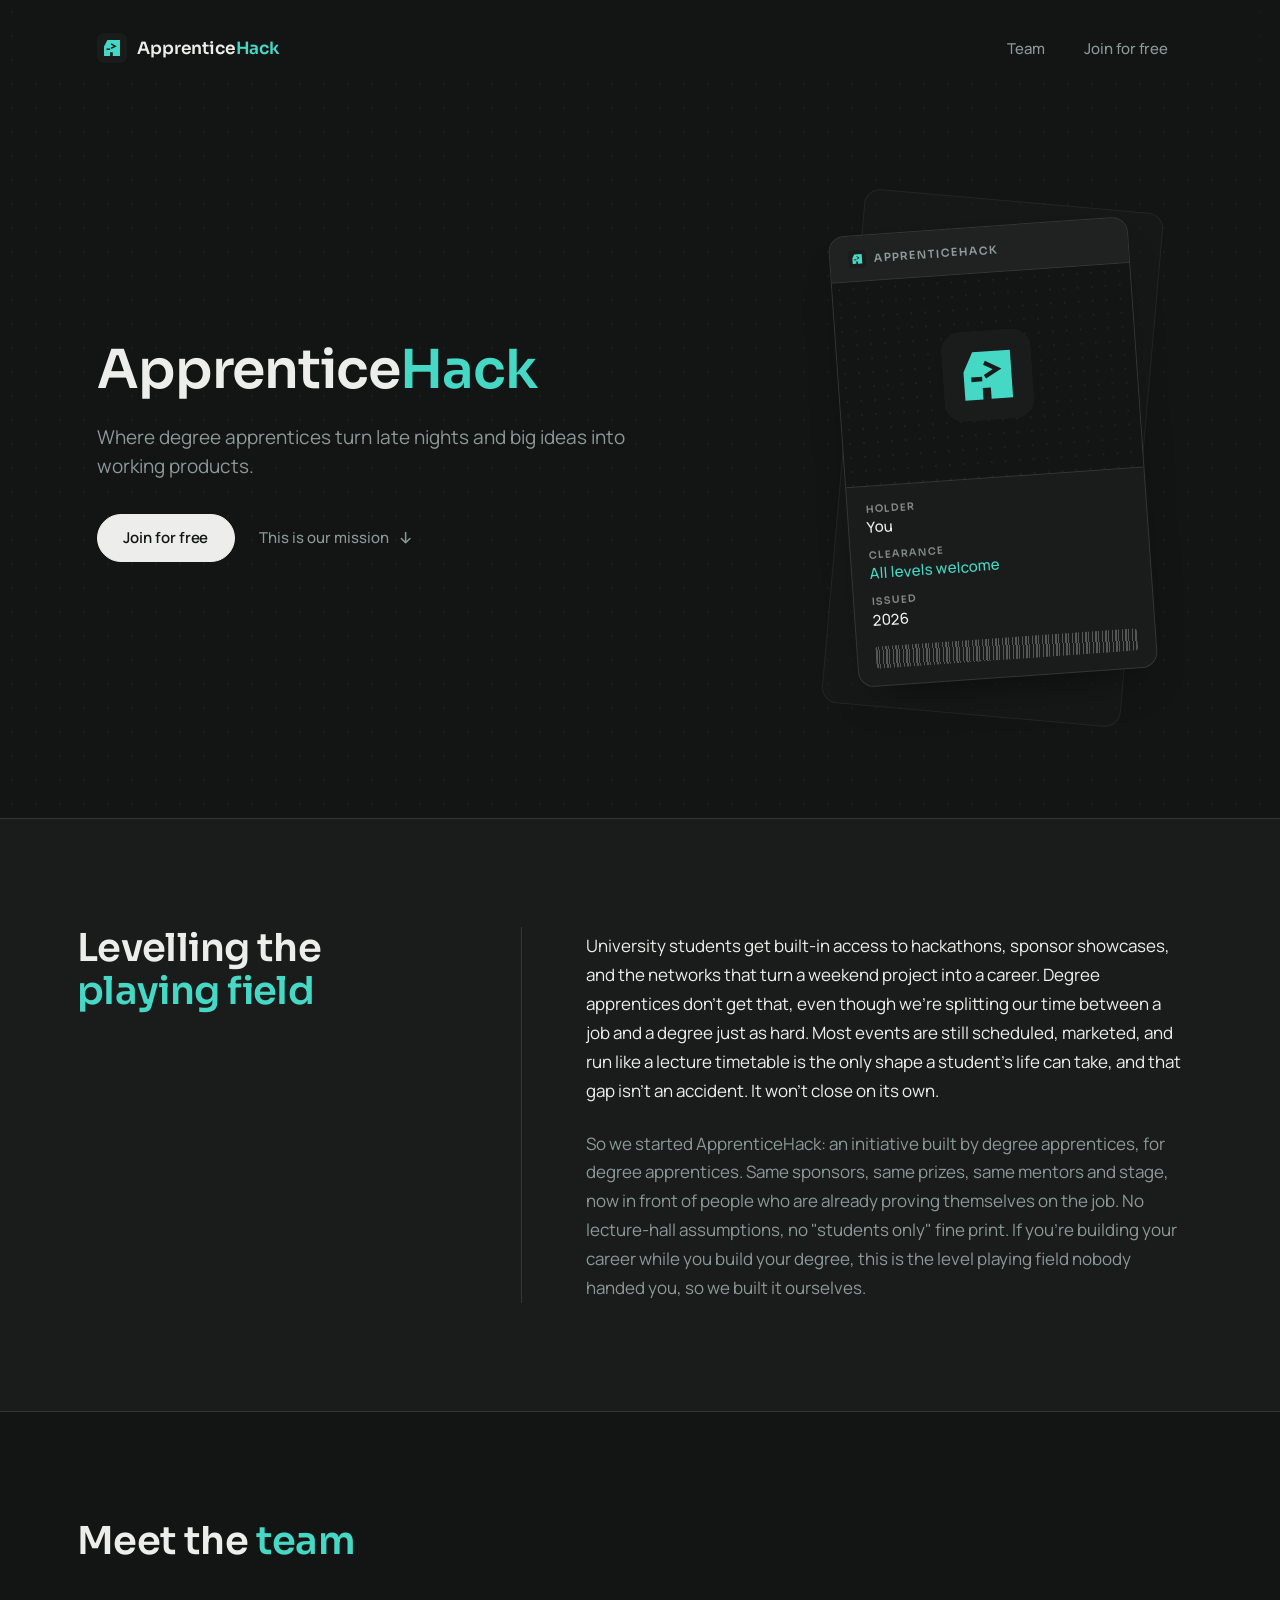
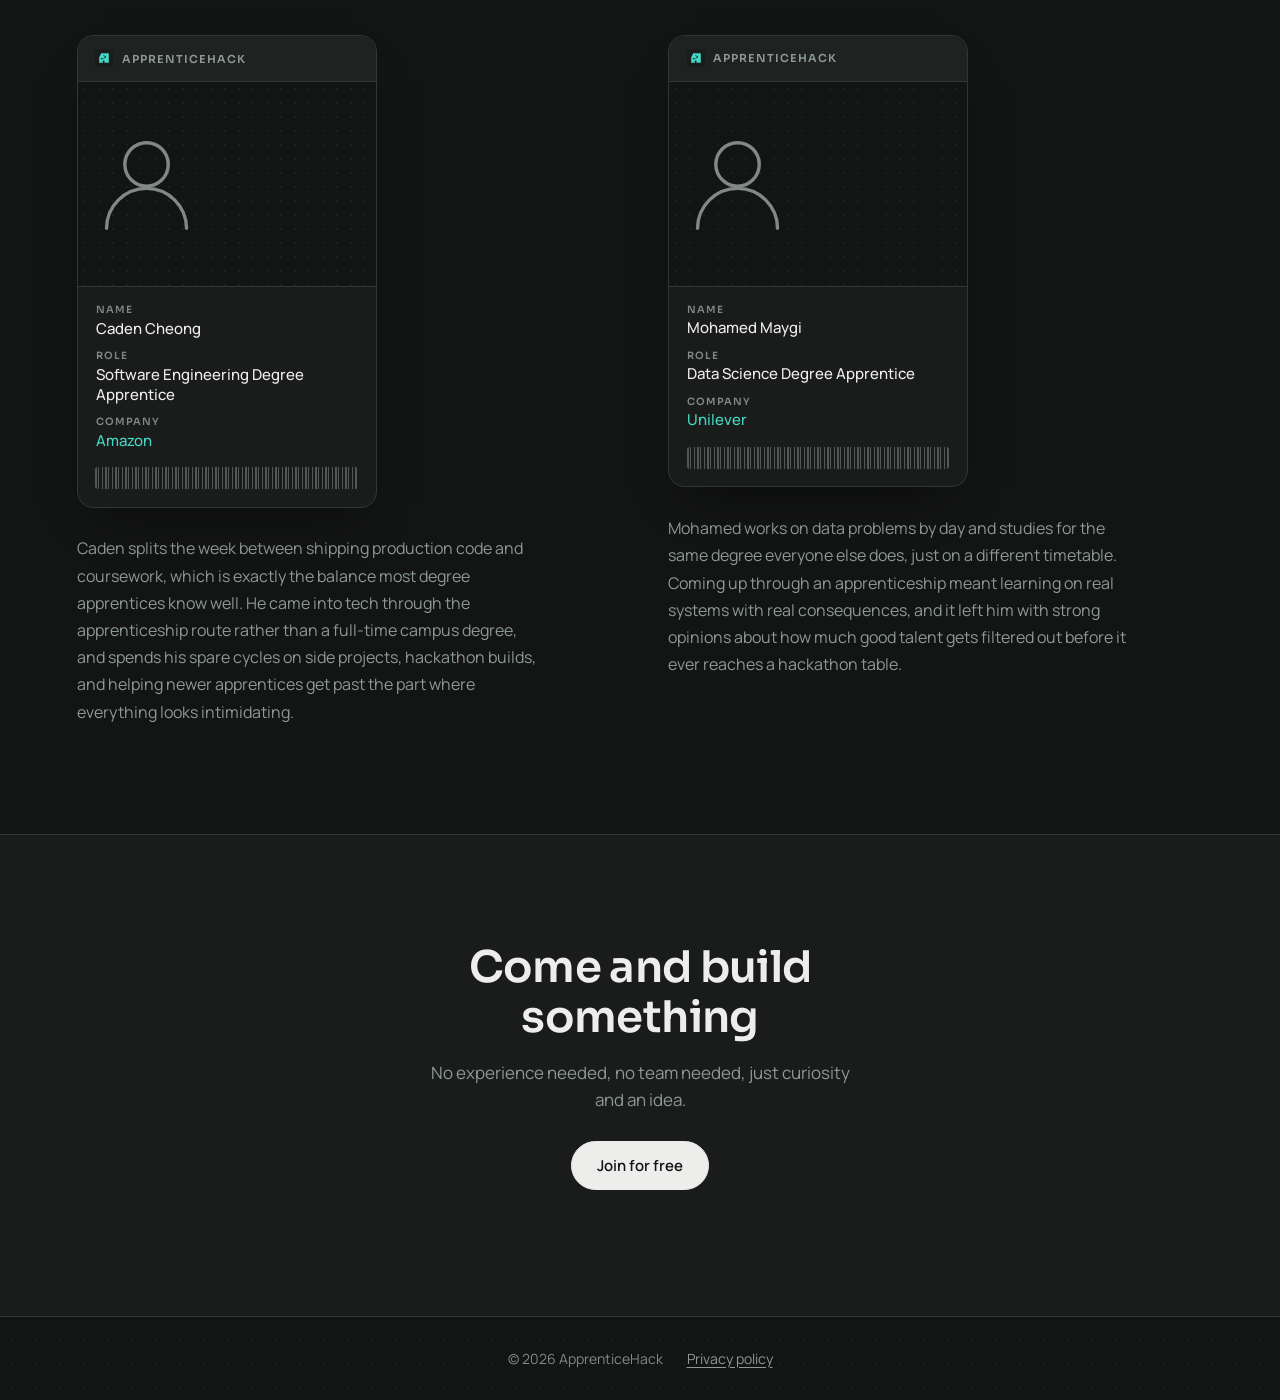
<file: index.html>
<!DOCTYPE html>
<html lang="en">
<head>
<meta charset="UTF-8">
<meta name="viewport" content="width=device-width, initial-scale=1.0">
<title>ApprenticeHack: Degree Apprentice Hackathon Group</title>
<meta name="description" content="ApprenticeHack is where degree apprentices turn late nights and big ideas into working products.">
<link rel="icon" href="logo.svg" type="image/svg+xml">
<link rel="preconnect" href="https://fonts.googleapis.com">
<link rel="preconnect" href="https://fonts.gstatic.com" crossorigin>
<link href="https://fonts.googleapis.com/css2?family=Sora:wght@400;500;600;700&family=Manrope:wght@400;500;600&display=swap" rel="stylesheet">
<link rel="stylesheet" href="style.css">
</head>
<body>

<a class="skip-link" href="#about">Skip to what we do</a>

<header class="topbar">
  <a class="topbar__mark" href="index.html">
    <img class="topbar__logo" src="logo.svg" alt="" width="30" height="30">
    <span>Apprentice<span class="topbar__mark-accent">Hack</span></span>
  </a>
  <nav class="topbar__links" aria-label="Main">
    <a class="topbar__link" href="#team">Team</a>
    <a class="topbar__link" href="register.html">Join for free</a>
  </nav>
</header>

<main>
  <section class="hero" id="hero">
    <div class="hero__grid">
      <div class="hero__content">
        <h1 class="hero__title">Apprentice<wbr><span class="hero__title-accent">Hack</span></h1>
        <p class="hero__tagline">Where degree apprentices turn late nights and big ideas into working products.</p>
        <div class="hero__actions">
          <a class="btn btn--primary" href="register.html">Join for free</a>
          <a class="hero__cue" href="#about">
            This is our mission
            <svg class="icon" viewBox="0 0 20 20" fill="none" aria-hidden="true">
              <path d="M10 4v12M5 11l5 5 5-5" stroke="currentColor" stroke-width="1.75" stroke-linecap="round" stroke-linejoin="round"/>
            </svg>
          </a>
        </div>
      </div>

      <div class="hero__badge-wrap">
        <div class="hero__badge-back" aria-hidden="true"></div>
        <div class="badge" aria-hidden="true">
          <div class="badge__stripe">
            <img class="badge__stripe-logo" src="logo.svg" alt="">
            <span class="badge__stripe-text">APPRENTICEHACK</span>
          </div>
          <div class="badge__photo">
            <img class="badge__photo-mark" src="logo.svg" alt="">
          </div>
          <dl class="badge__fields">
            <div class="badge__field">
              <dt>Holder</dt>
              <dd>You</dd>
            </div>
            <div class="badge__field">
              <dt>Clearance</dt>
              <dd class="is-accent">All levels welcome</dd>
            </div>
            <div class="badge__field">
              <dt>Issued</dt>
              <dd>2026</dd>
            </div>
          </dl>
          <div class="badge__barcode"></div>
        </div>
      </div>
    </div>
  </section>

  <section class="about" id="about">
    <div class="about__inner">
      <h2 class="about__heading js-reveal">Levelling the <span class="about__heading-accent">playing field</span></h2>
      <div class="about__divider" aria-hidden="true"></div>
      <div class="about__body js-reveal js-reveal--lede">
        <p>University students get built-in access to hackathons, sponsor showcases, and the networks that turn a weekend project into a career. Degree apprentices don't get that, even though we're splitting our time between a job and a degree just as hard. Most events are still scheduled, marketed, and run like a lecture timetable is the only shape a student's life can take, and that gap isn't an accident. It won't close on its own.</p>
        <p>So we started ApprenticeHack: an initiative built by degree apprentices, for degree apprentices. Same sponsors, same prizes, same mentors and stage, now in front of people who are already proving themselves on the job. No lecture-hall assumptions, no "students only" fine print. If you're building your career while you build your degree, this is the level playing field nobody handed you, so we built it ourselves.</p>
      </div>
    </div>
  </section>

  <section class="team" id="team">
    <div class="team__inner">
      <h2 class="team__heading js-reveal">Meet the <span class="team__heading-accent">team</span></h2>
      <p class="team__lede js-reveal js-reveal--lede"></p>

      <div class="team__grid">

        <article class="team__card js-reveal js-reveal--card">
          <div class="badge-flip" data-tilt>
            <div class="badge-flip__inner">

              <div class="badge-flip__face badge-flip__face--back" aria-hidden="true">
                <div class="badge badge--back">
                  <div class="badge__stripe">
                    <img class="badge__stripe-logo" src="logo.svg" alt="">
                    <span class="badge__stripe-text">APPRENTICEHACK</span>
                  </div>
                  <div class="badge__magstripe"></div>
                  <div class="badge__backnote">
                    <p class="badge__backnote-title">Member card</p>
                    <p>This card stays the property of ApprenticeHack. If found, hand it back to any organiser.</p>
                  </div>
                  <div class="badge__barcode"></div>
                </div>
              </div>

              <div class="badge-flip__face badge-flip__face--front">
                <div class="badge">
                  <div class="badge__stripe">
                    <img class="badge__stripe-logo" src="logo.svg" alt="">
                    <span class="badge__stripe-text">APPRENTICEHACK</span>
                  </div>
                  <div class="badge__photo">
                    <div class="badge__photo-placeholder" role="img" aria-label="Placeholder portrait for Caden Cheong">
                      <svg viewBox="0 0 120 120" fill="none" aria-hidden="true">
                        <circle cx="60" cy="45" r="19" stroke="currentColor" stroke-width="3"/>
                        <path d="M25 101c0-19.33 15.67-35 35-35s35 15.67 35 35" stroke="currentColor" stroke-width="3" stroke-linecap="round"/>
                      </svg>
                    </div>
                  </div>
                  <dl class="badge__fields">
                    <div class="badge__field">
                      <dt>Name</dt>
                      <dd>Caden Cheong</dd>
                    </div>
                    <div class="badge__field">
                      <dt>Role</dt>
                      <dd>Software Engineering Degree Apprentice</dd>
                    </div>
                    <div class="badge__field">
                      <dt>Company</dt>
                      <dd class="is-accent">Amazon</dd>
                    </div>
                  </dl>
                  <div class="badge__barcode"></div>
                </div>
              </div>

            </div>
          </div>
          <p class="team__bio">Caden splits the week between shipping production code and coursework, which is exactly the balance most degree apprentices know well. He came into tech through the apprenticeship route rather than a full-time campus degree, and spends his spare cycles on side projects, hackathon builds, and helping newer apprentices get past the part where everything looks intimidating.</p>
        </article>

        <article class="team__card js-reveal js-reveal--card">
          <div class="badge-flip" data-tilt>
            <div class="badge-flip__inner">

              <div class="badge-flip__face badge-flip__face--back" aria-hidden="true">
                <div class="badge badge--back">
                  <div class="badge__stripe">
                    <img class="badge__stripe-logo" src="logo.svg" alt="">
                    <span class="badge__stripe-text">APPRENTICEHACK</span>
                  </div>
                  <div class="badge__magstripe"></div>
                  <div class="badge__backnote">
                    <p class="badge__backnote-title">Member card</p>
                    <p>This card stays the property of ApprenticeHack. If found, hand it back to any organiser.</p>
                  </div>
                  <div class="badge__barcode"></div>
                </div>
              </div>

              <div class="badge-flip__face badge-flip__face--front">
                <div class="badge">
                  <div class="badge__stripe">
                    <img class="badge__stripe-logo" src="logo.svg" alt="">
                    <span class="badge__stripe-text">APPRENTICEHACK</span>
                  </div>
                  <div class="badge__photo">
                    <div class="badge__photo-placeholder" role="img" aria-label="Placeholder portrait for Mohamed Maygi">
                      <svg viewBox="0 0 120 120" fill="none" aria-hidden="true">
                        <circle cx="60" cy="45" r="19" stroke="currentColor" stroke-width="3"/>
                        <path d="M25 101c0-19.33 15.67-35 35-35s35 15.67 35 35" stroke="currentColor" stroke-width="3" stroke-linecap="round"/>
                      </svg>
                    </div>
                  </div>
                  <dl class="badge__fields">
                    <div class="badge__field">
                      <dt>Name</dt>
                      <dd>Mohamed Maygi</dd>
                    </div>
                    <div class="badge__field">
                      <dt>Role</dt>
                      <dd>Data Science Degree Apprentice</dd>
                    </div>
                    <div class="badge__field">
                      <dt>Company</dt>
                      <dd class="is-accent">Unilever</dd>
                    </div>
                  </dl>
                  <div class="badge__barcode"></div>
                </div>
              </div>

            </div>
          </div>
          <p class="team__bio">Mohamed works on data problems by day and studies for the same degree everyone else does, just on a different timetable. Coming up through an apprenticeship meant learning on real systems with real consequences, and it left him with strong opinions about how much good talent gets filtered out before it ever reaches a hackathon table.</p>
        </article>

      </div>
    </div>
  </section>

  <section class="cta" id="join">
    <div class="cta__inner js-reveal">
      <h2 class="cta__heading">Come and build something</h2>
      <p class="cta__text">No experience needed, no team needed, just curiosity and an idea.</p>
      <div class="cta__actions">
        <a class="btn btn--primary" href="register.html">Join for free</a>
      </div>
    </div>
  </section>
</main>

<footer class="footer">
  <span>&copy; 2026 ApprenticeHack</span>
  <nav class="footer__links" aria-label="Legal">
    <a href="privacy.html">Privacy policy</a>
  </nav>
</footer>

<script src="script.js"></script>
</body>
</html>
</file>
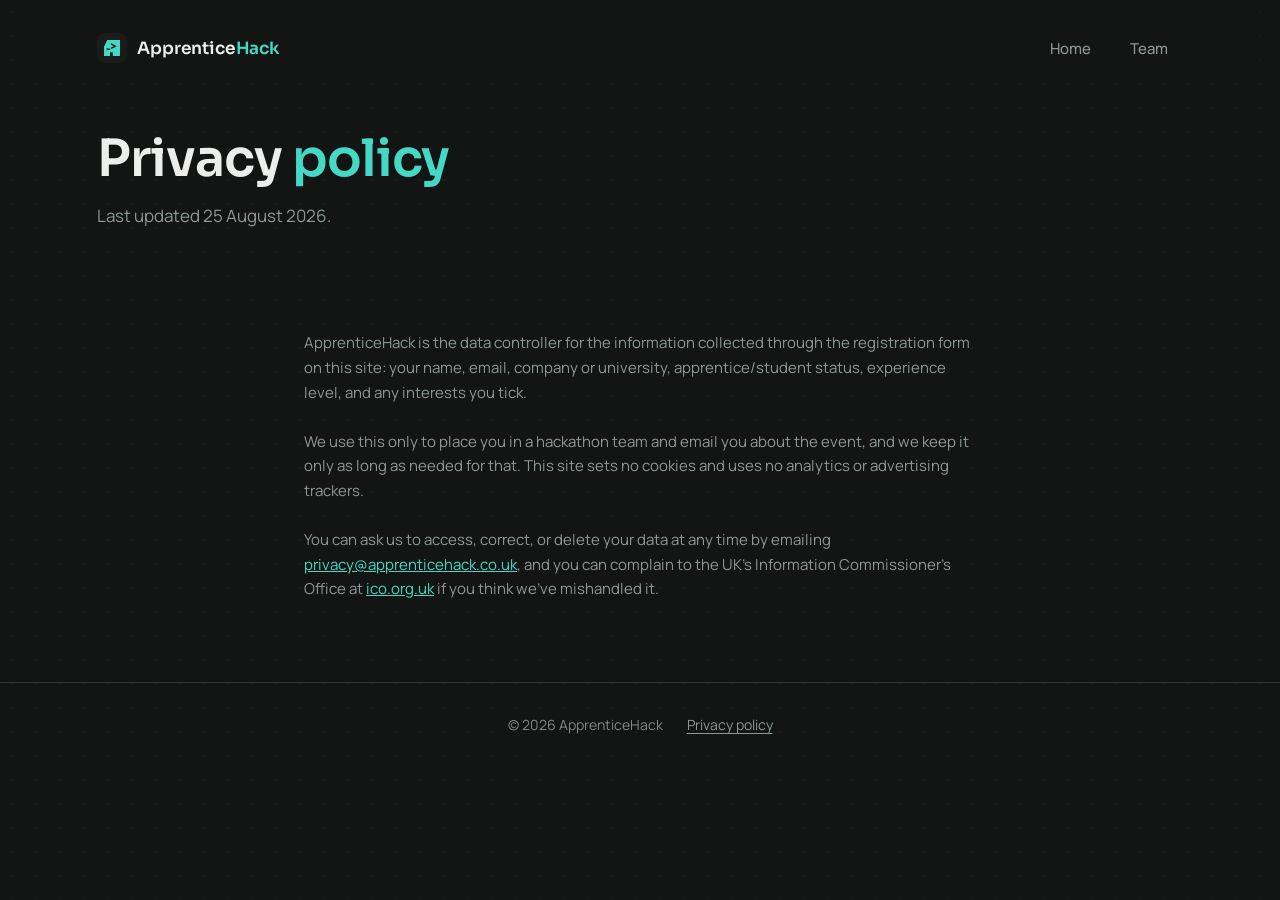
<file: privacy.html>
<!DOCTYPE html>
<html lang="en">
<head>
<meta charset="UTF-8">
<meta name="viewport" content="width=device-width, initial-scale=1.0">
<title>Privacy Policy: ApprenticeHack</title>
<meta name="description" content="How ApprenticeHack collects, uses, and protects your personal data.">
<link rel="icon" href="logo.svg" type="image/svg+xml">
<link rel="preconnect" href="https://fonts.googleapis.com">
<link rel="preconnect" href="https://fonts.gstatic.com" crossorigin>
<link href="https://fonts.googleapis.com/css2?family=Sora:wght@400;500;600;700&family=Manrope:wght@400;500;600&display=swap" rel="stylesheet">
<link rel="stylesheet" href="style.css">
</head>
<body>

<a class="skip-link" href="#privacy-content">Skip to privacy policy</a>

<header class="topbar">
  <a class="topbar__mark" href="index.html">
    <img class="topbar__logo" src="logo.svg" alt="" width="30" height="30">
    <span>Apprentice<span class="topbar__mark-accent">Hack</span></span>
  </a>
  <nav class="topbar__links" aria-label="Main">
    <a class="topbar__link" href="index.html">Home</a>
    <a class="topbar__link" href="index.html#team">Team</a>
  </nav>
</header>

<main>
  <section class="pagehead">
    <h1 class="pagehead__title">Privacy <span class="pagehead__title-accent">policy</span></h1>
    <p class="pagehead__lede">Last updated 25 August 2026.</p>
  </section>

  <section class="legal" id="privacy-content">
    <p>ApprenticeHack is the data controller for the information collected through the registration form on this site: your name, email, company or university, apprentice/student status, experience level, and any interests you tick.</p>

    <p>We use this only to place you in a hackathon team and email you about the event, and we keep it only as long as needed for that. This site sets no cookies and uses no analytics or advertising trackers.</p>

    <p>You can ask us to access, correct, or delete your data at any time by emailing <a href="mailto:privacy@apprenticehack.co.uk">privacy@apprenticehack.co.uk</a>, and you can complain to the UK's Information Commissioner's Office at <a href="https://ico.org.uk" target="_blank" rel="noopener">ico.org.uk</a> if you think we've mishandled it.</p>
  </section>
</main>

<footer class="footer">
  <span>&copy; 2026 ApprenticeHack</span>
  <nav class="footer__links" aria-label="Legal">
    <a href="privacy.html">Privacy policy</a>
  </nav>
</footer>

<script src="script.js"></script>
</body>
</html>
</file>
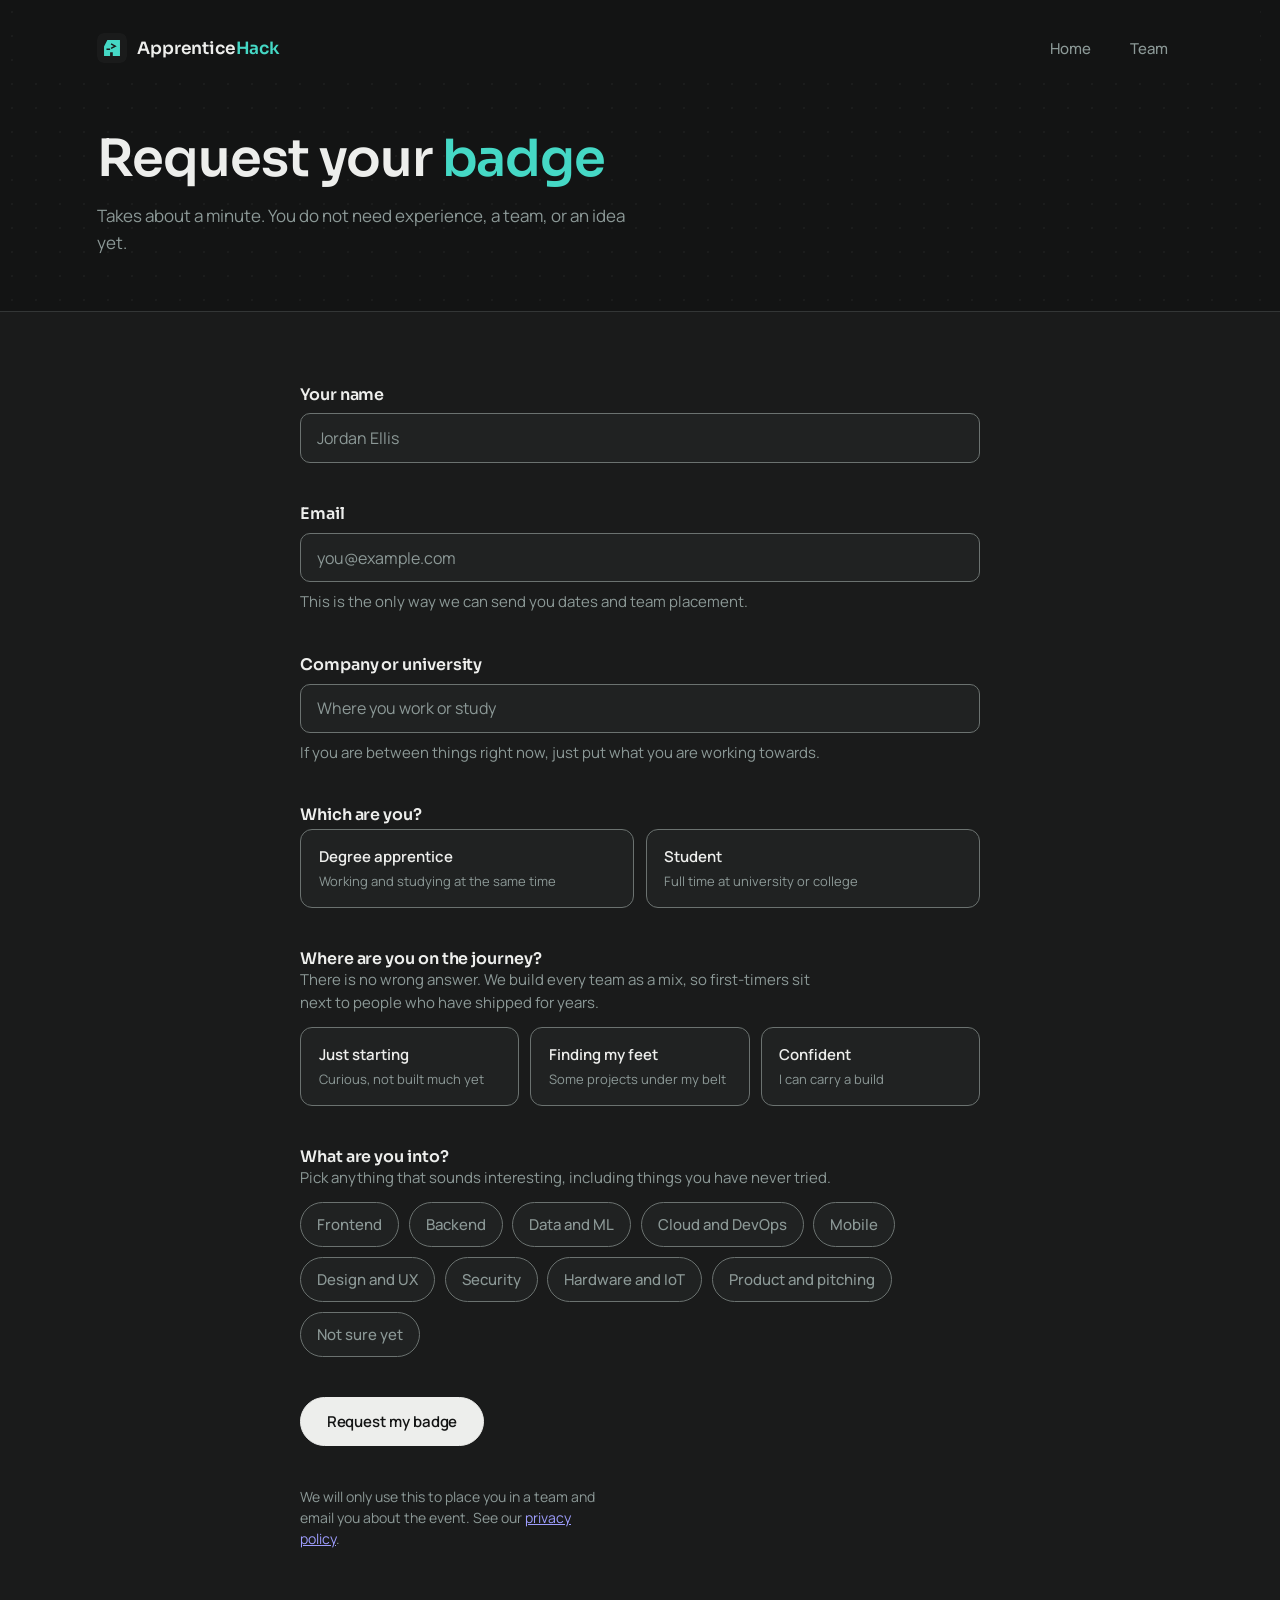
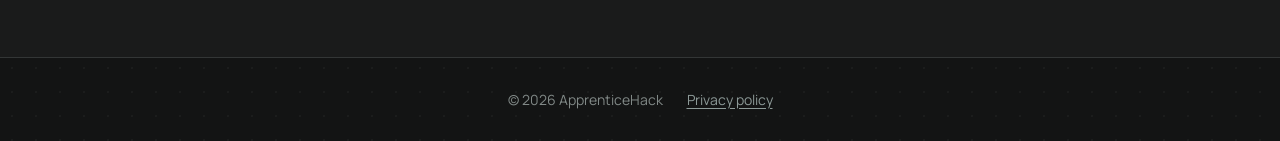
<file: register.html>
<!DOCTYPE html>
<html lang="en">
<head>
<meta charset="UTF-8">
<meta name="viewport" content="width=device-width, initial-scale=1.0">
<title>Request Your Badge: ApprenticeHack</title>
<meta name="description" content="Request your ApprenticeHack badge. Every skill level is welcome.">
<link rel="icon" href="logo.svg" type="image/svg+xml">
<link rel="preconnect" href="https://fonts.googleapis.com">
<link rel="preconnect" href="https://fonts.gstatic.com" crossorigin>
<link href="https://fonts.googleapis.com/css2?family=Sora:wght@400;500;600;700&family=Manrope:wght@400;500;600&display=swap" rel="stylesheet">
<link rel="stylesheet" href="style.css">
</head>
<body>

<a class="skip-link" href="#register-form">Skip to the form</a>

<header class="topbar">
  <a class="topbar__mark" href="index.html">
    <img class="topbar__logo" src="logo.svg" alt="" width="30" height="30">
    <span>Apprentice<span class="topbar__mark-accent">Hack</span></span>
  </a>
  <nav class="topbar__links" aria-label="Main">
    <a class="topbar__link" href="index.html">Home</a>
    <a class="topbar__link" href="index.html#team">Team</a>
  </nav>
</header>

<main>
  <section class="pagehead">
    <h1 class="pagehead__title">Request your <span class="pagehead__title-accent">badge</span></h1>
    <p class="pagehead__lede">Takes about a minute. You do not need experience, a team, or an idea yet.</p>
  </section>

  <section class="signup" id="register">
    <form class="form" id="register-form" novalidate>

      <noscript>
        <p class="form__error">This form needs JavaScript to submit safely (it filters out spam before anything is sent). Please enable JavaScript and reload the page to register.</p>
      </noscript>

      <div class="field">
        <label class="field__label" for="name">Your name</label>
        <input class="input" type="text" id="name" name="name" autocomplete="name" placeholder="Jordan Ellis" aria-describedby="err-name" maxlength="100" required>
        <p class="field__error" id="err-name" hidden></p>
      </div>

      <div class="field">
        <label class="field__label" for="email">Email</label>
        <input class="input" type="email" id="email" name="email" autocomplete="email" placeholder="you@example.com" aria-describedby="hint-email err-email" maxlength="254" required>
        <p class="field__hint" id="hint-email">This is the only way we can send you dates and team placement.</p>
        <p class="field__error" id="err-email" hidden></p>
      </div>

      <div class="field">
        <label class="field__label" for="company">Company or university</label>
        <input class="input" type="text" id="company" name="company" autocomplete="organization" placeholder="Where you work or study" aria-describedby="hint-company err-company" maxlength="100" required>
        <p class="field__hint" id="hint-company">If you are between things right now, just put what you are working towards.</p>
        <p class="field__error" id="err-company" hidden></p>
      </div>

      <fieldset class="field">
        <legend class="field__label">Which are you?</legend>
        <p class="field__error" id="err-route" hidden></p>
        <div class="choices choices--two">
          <label class="choice">
            <input type="radio" name="route" value="apprentice" required>
            <span class="choice__box">
              <span class="choice__title">Degree apprentice</span>
              <span class="choice__note">Working and studying at the same time</span>
            </span>
          </label>
          <label class="choice">
            <input type="radio" name="route" value="student">
            <span class="choice__box">
              <span class="choice__title">Student</span>
              <span class="choice__note">Full time at university or college</span>
            </span>
          </label>
        </div>
      </fieldset>

      <fieldset class="field">
        <legend class="field__label">Where are you on the journey?</legend>
        <p class="field__hint" id="hint-level">There is no wrong answer. We build every team as a mix, so first-timers sit next to people who have shipped for years.</p>
        <p class="field__error" id="err-level" hidden></p>
        <div class="choices choices--three">
          <label class="choice">
            <input type="radio" name="level" value="starting" required>
            <span class="choice__box">
              <span class="choice__title">Just starting</span>
              <span class="choice__note">Curious, not built much yet</span>
            </span>
          </label>
          <label class="choice">
            <input type="radio" name="level" value="finding-feet">
            <span class="choice__box">
              <span class="choice__title">Finding my feet</span>
              <span class="choice__note">Some projects under my belt</span>
            </span>
          </label>
          <label class="choice">
            <input type="radio" name="level" value="confident">
            <span class="choice__box">
              <span class="choice__title">Confident</span>
              <span class="choice__note">I can carry a build</span>
            </span>
          </label>
        </div>
      </fieldset>

      <fieldset class="field">
        <legend class="field__label">What are you into?</legend>
        <p class="field__hint">Pick anything that sounds interesting, including things you have never tried.</p>
        <div class="tags">
          <label class="tag"><input type="checkbox" name="interests" value="frontend"><span class="tag__box">Frontend</span></label>
          <label class="tag"><input type="checkbox" name="interests" value="backend"><span class="tag__box">Backend</span></label>
          <label class="tag"><input type="checkbox" name="interests" value="data"><span class="tag__box">Data and ML</span></label>
          <label class="tag"><input type="checkbox" name="interests" value="cloud"><span class="tag__box">Cloud and DevOps</span></label>
          <label class="tag"><input type="checkbox" name="interests" value="mobile"><span class="tag__box">Mobile</span></label>
          <label class="tag"><input type="checkbox" name="interests" value="design"><span class="tag__box">Design and UX</span></label>
          <label class="tag"><input type="checkbox" name="interests" value="security"><span class="tag__box">Security</span></label>
          <label class="tag"><input type="checkbox" name="interests" value="hardware"><span class="tag__box">Hardware and IoT</span></label>
          <label class="tag"><input type="checkbox" name="interests" value="product"><span class="tag__box">Product and pitching</span></label>
          <label class="tag"><input type="checkbox" name="interests" value="unsure"><span class="tag__box">Not sure yet</span></label>
        </div>
      </fieldset>

      <div class="field" aria-hidden="true" style="position:absolute; left:-9999px; top:-9999px; width:1px; height:1px; overflow:hidden;">
        <label for="hp-field">Leave this field blank</label>
        <input type="text" id="hp-field" name="hp-field" tabindex="-1" autocomplete="off">
      </div>

      <div class="form__error" id="form-error" role="alert" hidden>
        <p class="form__error-title">A few things still need filling in</p>
        <ul class="form__error-list" id="form-error-list"></ul>
      </div>

      <div class="form__error" id="form-submit-error" role="alert" tabindex="-1" hidden>
        <p class="form__error-title">Your registration did not go through</p>
        <p>Something went wrong sending your details. Please try again, or email us directly if it keeps happening.</p>
      </div>

      <div class="form__foot">
        <button class="btn btn--primary" type="submit">Request my badge</button>
      </div>

      <p class="form__note">We will only use this to place you in a team and email you about the event. See our <a href="privacy.html">privacy policy</a>.</p>
    </form>

    <div class="success" id="form-success" role="status" tabindex="-1" hidden>
      <span class="success__eyebrow">Badge issued</span>
      <h2 class="success__title">You're in</h2>
      <p class="success__text">Thanks for signing up. We will email you with dates, team placement, and everything you need to turn up ready.</p>

      <div class="badge" id="success-badge" aria-label="Your ApprenticeHack badge">
        <div class="badge__stripe">
          <img class="badge__stripe-logo" src="logo.svg" alt="">
          <span class="badge__stripe-text">APPRENTICEHACK</span>
        </div>
        <div class="badge__photo">
          <img class="badge__photo-mark" src="logo.svg" alt="">
        </div>
        <dl class="badge__fields" id="success-badge-fields"></dl>
        <div class="badge__barcode"></div>
      </div>

      <div class="success__actions">
        <button class="success__edit" type="button" id="success-edit">Edit my answers</button>
        <a class="btn btn--secondary" href="index.html">Back to home</a>
      </div>
    </div>
  </section>
</main>

<footer class="footer">
  <span>&copy; 2026 ApprenticeHack</span>
  <nav class="footer__links" aria-label="Legal">
    <a href="privacy.html">Privacy policy</a>
  </nav>
</footer>

<script src="script.js"></script>
</body>
</html>
</file>
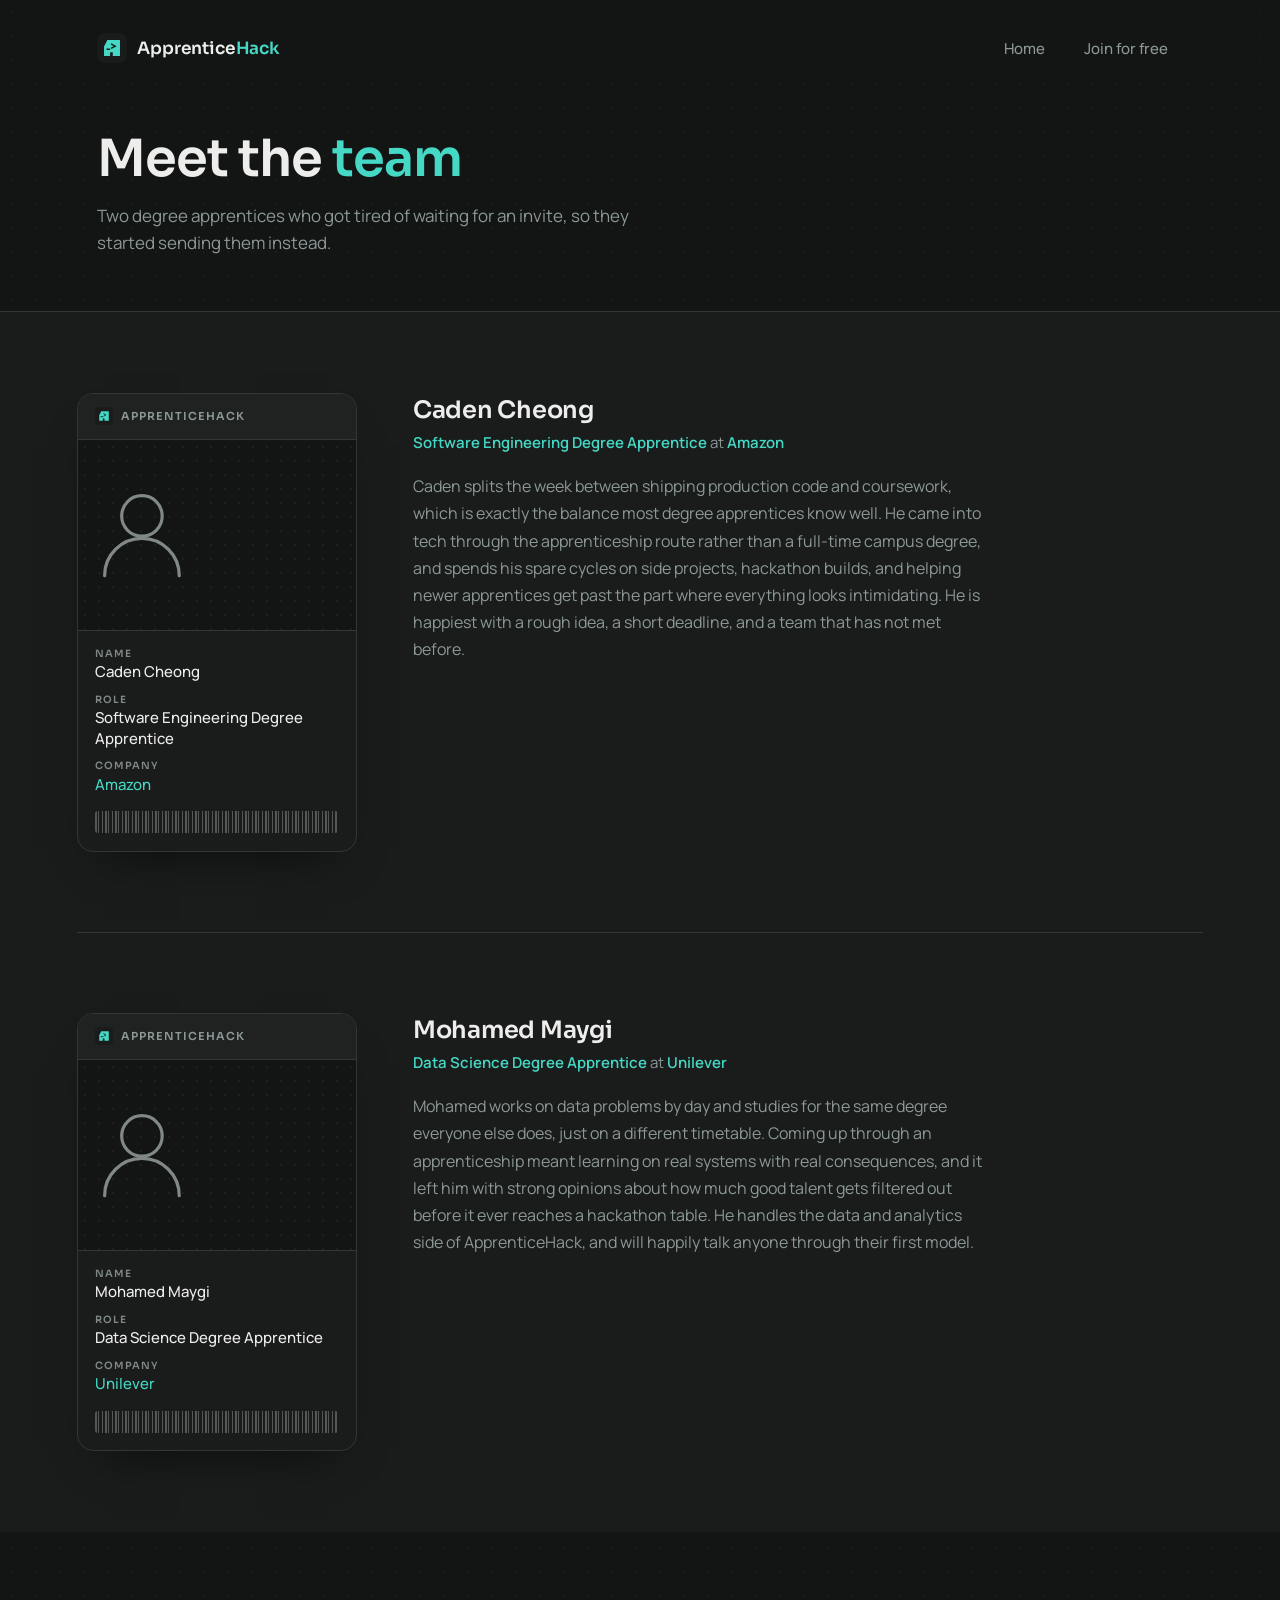
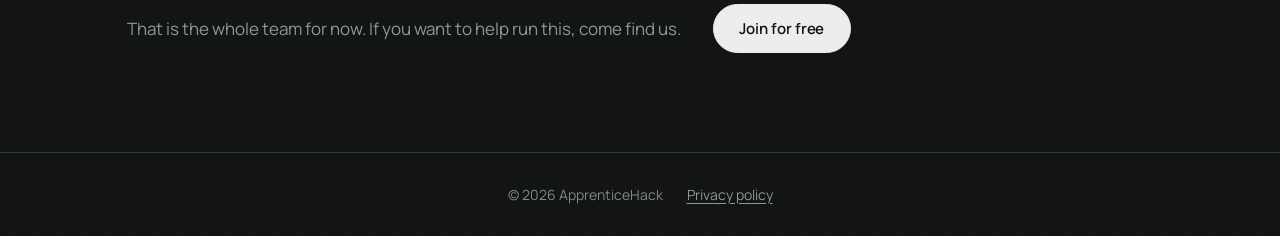
<file: team.html>
<!DOCTYPE html>
<html lang="en">
<head>
<meta charset="UTF-8">
<meta name="viewport" content="width=device-width, initial-scale=1.0">
<title>Meet the Team: ApprenticeHack</title>
<meta name="description" content="The degree apprentices behind ApprenticeHack.">
<link rel="icon" href="logo.svg" type="image/svg+xml">
<link rel="preconnect" href="https://fonts.googleapis.com">
<link rel="preconnect" href="https://fonts.gstatic.com" crossorigin>
<link href="https://fonts.googleapis.com/css2?family=Sora:wght@400;500;600;700&family=Manrope:wght@400;500;600&display=swap" rel="stylesheet">
<link rel="stylesheet" href="style.css">
</head>
<body>

<a class="skip-link" href="#team">Skip to the team</a>

<header class="topbar">
  <a class="topbar__mark" href="index.html">
    <img class="topbar__logo" src="logo.svg" alt="" width="30" height="30">
    <span>Apprentice<span class="topbar__mark-accent">Hack</span></span>
  </a>
  <nav class="topbar__links" aria-label="Main">
    <a class="topbar__link" href="index.html">Home</a>
    <a class="topbar__link" href="register.html">Join for free</a>
  </nav>
</header>

<main>
  <section class="pagehead">
    <h1 class="pagehead__title">Meet the <span class="pagehead__title-accent">team</span></h1>
    <p class="pagehead__lede">Two degree apprentices who got tired of waiting for an invite, so they started sending them instead.</p>
  </section>

  <section class="roster" id="team">

    <article class="roster__member js-reveal">
      <div class="badge">
        <div class="badge__stripe">
          <img class="badge__stripe-logo" src="logo.svg" alt="">
          <span class="badge__stripe-text">APPRENTICEHACK</span>
        </div>
        <div class="badge__photo">
          <div class="badge__photo-placeholder" role="img" aria-label="Placeholder portrait for Caden Cheong">
            <svg viewBox="0 0 120 120" fill="none" aria-hidden="true">
              <circle cx="60" cy="45" r="19" stroke="currentColor" stroke-width="3"/>
              <path d="M25 101c0-19.33 15.67-35 35-35s35 15.67 35 35" stroke="currentColor" stroke-width="3" stroke-linecap="round"/>
            </svg>
          </div>
        </div>
        <dl class="badge__fields">
          <div class="badge__field">
            <dt>Name</dt>
            <dd>Caden Cheong</dd>
          </div>
          <div class="badge__field">
            <dt>Role</dt>
            <dd>Software Engineering Degree Apprentice</dd>
          </div>
          <div class="badge__field">
            <dt>Company</dt>
            <dd class="is-accent">Amazon</dd>
          </div>
        </dl>
        <div class="badge__barcode"></div>
      </div>

      <div class="member__body">
        <h2 class="member__name">Caden Cheong</h2>
        <p class="member__role">Software Engineering Degree Apprentice <span class="member__at">at</span> Amazon</p>
        <p class="member__bio">Caden splits the week between shipping production code and coursework, which is exactly the balance most degree apprentices know well. He came into tech through the apprenticeship route rather than a full-time campus degree, and spends his spare cycles on side projects, hackathon builds, and helping newer apprentices get past the part where everything looks intimidating. He is happiest with a rough idea, a short deadline, and a team that has not met before.</p>
      </div>
    </article>

    <div class="roster__rule" aria-hidden="true"></div>

    <article class="roster__member js-reveal">
      <div class="badge">
        <div class="badge__stripe">
          <img class="badge__stripe-logo" src="logo.svg" alt="">
          <span class="badge__stripe-text">APPRENTICEHACK</span>
        </div>
        <div class="badge__photo">
          <div class="badge__photo-placeholder" role="img" aria-label="Placeholder portrait for Mohamed Maygi">
            <svg viewBox="0 0 120 120" fill="none" aria-hidden="true">
              <circle cx="60" cy="45" r="19" stroke="currentColor" stroke-width="3"/>
              <path d="M25 101c0-19.33 15.67-35 35-35s35 15.67 35 35" stroke="currentColor" stroke-width="3" stroke-linecap="round"/>
            </svg>
          </div>
        </div>
        <dl class="badge__fields">
          <div class="badge__field">
            <dt>Name</dt>
            <dd>Mohamed Maygi</dd>
          </div>
          <div class="badge__field">
            <dt>Role</dt>
            <dd>Data Science Degree Apprentice</dd>
          </div>
          <div class="badge__field">
            <dt>Company</dt>
            <dd class="is-accent">Unilever</dd>
          </div>
        </dl>
        <div class="badge__barcode"></div>
      </div>

      <div class="member__body">
        <h2 class="member__name">Mohamed Maygi</h2>
        <p class="member__role">Data Science Degree Apprentice <span class="member__at">at</span> Unilever</p>
        <p class="member__bio">Mohamed works on data problems by day and studies for the same degree everyone else does, just on a different timetable. Coming up through an apprenticeship meant learning on real systems with real consequences, and it left him with strong opinions about how much good talent gets filtered out before it ever reaches a hackathon table. He handles the data and analytics side of ApprenticeHack, and will happily talk anyone through their first model.</p>
      </div>
    </article>

  </section>

  <section class="closer">
    <p class="closer__text">That is the whole team for now. If you want to help run this, come find us.</p>
    <a class="btn btn--primary" href="register.html">Join for free</a>
  </section>
</main>

<footer class="footer">
  <span>&copy; 2026 ApprenticeHack</span>
  <nav class="footer__links" aria-label="Legal">
    <a href="privacy.html">Privacy policy</a>
  </nav>
</footer>

<script src="script.js"></script>
</body>
</html>
</file>
<file: style.css>
:root {
  --bg-0: #131414;
  --bg-1: #1A1B1B;
  --bg-2: #202222;
  --line: #333636;
  --control-line: #6B7270;
  --line-hover: #869090;
  --ink: #EDEEEC;
  --ink-dim: #8C9997;
  --ink-faint: #818987;
  --teal: #45D8C5;
  --teal-dim: rgba(69, 216, 197, 0.14);
  --teal-line: rgba(69, 216, 197, 0.4);
  --danger: #FF9D9D;
  --danger-line: rgba(255, 120, 120, 0.35);
  --danger-bg: rgba(255, 90, 90, 0.07);
  --focus-ring: #6FE6D4;
  --font-display: "Sora", "Segoe UI", system-ui, sans-serif;
  --font-body: "Manrope", "Segoe UI", system-ui, sans-serif;
}

* {
  margin: 0;
  padding: 0;
  box-sizing: border-box;
}

html {
  color-scheme: dark;
}

[hidden] {
  display: none !important;
}

body {
  min-height: 100vh;
  font-family: var(--font-body);
  color: var(--ink);
  background-color: var(--bg-0);
  background-image: radial-gradient(rgba(237, 238, 236, 0.04) 1px, transparent 1px);
  background-size: 24px 24px;
  overflow-x: hidden;
  -webkit-font-smoothing: antialiased;
}

::selection {
  background: var(--teal);
  color: var(--bg-0);
}

:focus-visible {
  outline: 2px solid var(--focus-ring);
  outline-offset: 3px;
  border-radius: 4px;
}

::-webkit-scrollbar {
  width: 12px;
}

::-webkit-scrollbar-track {
  background: var(--bg-0);
}

::-webkit-scrollbar-thumb {
  background: var(--line);
  border-radius: 8px;
  border: 3px solid var(--bg-0);
}

::-webkit-scrollbar-thumb:hover {
  background: var(--line-hover);
}

.skip-link {
  position: absolute;
  top: 0;
  left: 0;
  z-index: 10;
  padding: 0.75rem 1.25rem;
  border-radius: 0 0 10px 0;
  background: var(--teal);
  color: var(--bg-0);
  font-weight: 600;
  text-decoration: none;
  transform: translateY(-120%);
  transition: transform 160ms ease;
}

.skip-link:focus {
  transform: translateY(0);
}

main {
  position: relative;
  z-index: 1;
}

.icon {
  width: 1.15em;
  height: 1.15em;
  flex: none;
}

/* ---- Topbar, shared across all three pages ---- */

.topbar {
  position: sticky;
  top: 0;
  z-index: 40;
  display: flex;
  align-items: center;
  justify-content: space-between;
  gap: 2rem;
  max-width: 1240px;
  margin: 0 auto;
  padding: 1.75rem 6vw 0;
  background: var(--bg-0);
}

.topbar__mark {
  display: inline-flex;
  align-items: center;
  gap: 0.65rem;
  font-family: var(--font-display);
  font-weight: 600;
  font-size: 1.0625rem;
  letter-spacing: -0.01em;
  color: var(--ink);
  text-decoration: none;
}

.topbar__logo {
  width: 30px;
  height: 30px;
  border-radius: 7px;
  flex: none;
}

.topbar__mark-accent {
  color: var(--teal);
}

.topbar__links {
  display: flex;
  align-items: center;
  gap: 0.5rem;
}

.topbar__link {
  display: inline-flex;
  align-items: center;
  min-height: 40px;
  padding: 0 0.9rem;
  border-radius: 8px;
  font-size: 0.9375rem;
  font-weight: 500;
  color: var(--ink-dim);
  text-decoration: none;
  border: 1px solid transparent;
  transition: color 160ms ease, border-color 160ms ease;
}

.topbar__link:hover {
  color: var(--ink);
  border-color: var(--line);
}

/* ---- Buttons: flat, matte, no gradient, no glow, no lift ---- */

.btn {
  font-family: var(--font-body);
  font-weight: 600;
  font-size: 0.9375rem;
  letter-spacing: -0.005em;
  padding: 0.8rem 1.6rem;
  border-radius: 999px;
  text-decoration: none;
  display: inline-flex;
  align-items: center;
  justify-content: center;
  border: 1px solid transparent;
  transition: filter 140ms ease, border-color 140ms ease, background-color 140ms ease;
}

.btn--primary {
  background: var(--ink);
  color: var(--bg-0);
  border-color: var(--ink);
}

.btn--primary:hover {
  filter: brightness(0.9);
}

.btn--primary:active {
  filter: brightness(0.8);
}

.btn--secondary {
  background: transparent;
  color: var(--ink);
  border-color: var(--control-line);
}

.btn--secondary:hover {
  border-color: var(--line-hover);
  background: var(--bg-1);
}

/* ---- Badge component: the site's one recurring physical object ---- */

.badge {
  --badge-accent: var(--teal);
  position: relative;
  width: 100%;
  max-width: 300px;
  display: flex;
  flex-direction: column;
  background: var(--bg-1);
  border: 1px solid var(--line);
  border-radius: 16px;
  overflow: hidden;
  box-shadow: 0 24px 48px -28px rgba(0, 0, 0, 0.7);
}

.badge__stripe {
  display: flex;
  align-items: center;
  gap: 0.5rem;
  padding: 0.85rem 1.1rem;
  background: var(--bg-2);
  border-bottom: 1px solid var(--line);
}

.badge__stripe-logo {
  width: 18px;
  height: 18px;
  border-radius: 4px;
  flex: none;
}

.badge__stripe-text {
  font-family: var(--font-display);
  font-weight: 600;
  font-size: 0.6875rem;
  letter-spacing: 0.09em;
  color: var(--ink-dim);
}

.badge__photo {
  display: grid;
  place-items: center;
  aspect-ratio: 16 / 11;
  background:
    radial-gradient(circle, rgba(237, 238, 236, 0.05) 1px, transparent 1px) 0 0 / 14px 14px,
    var(--bg-0);
  border-bottom: 1px solid var(--line);
  color: var(--ink-faint);
}

.badge__photo-mark {
  width: 30%;
  min-width: 44px;
  border-radius: 20%;
}

.badge__photo-placeholder svg {
  width: 46%;
}

.badge__fields {
  display: flex;
  flex-direction: column;
  gap: 0.65rem;
  padding: 1rem 1.1rem;
}

.badge__field dt {
  font-family: var(--font-display);
  font-size: 0.625rem;
  font-weight: 600;
  letter-spacing: 0.1em;
  color: var(--ink-faint);
  text-transform: uppercase;
}

.badge__field dd {
  margin-top: 0.15rem;
  font-size: 0.9375rem;
  font-weight: 500;
  color: var(--ink);
  line-height: 1.35;
}

.badge__field dd.is-accent {
  color: var(--badge-accent);
}

.badge__barcode {
  height: 22px;
  margin: 0 1.1rem 1.1rem;
  border-radius: 3px;
  background: repeating-linear-gradient(
    90deg,
    var(--ink-faint) 0px, var(--ink-faint) 2px,
    transparent 2px, transparent 3px,
    var(--ink-faint) 3px, var(--ink-faint) 4px,
    transparent 4px, transparent 7px,
    var(--ink-faint) 7px, var(--ink-faint) 8px,
    transparent 8px, transparent 10px
  );
  opacity: 0.55;
}

/* ---- Hero ---- */

.hero {
  position: relative;
  padding: 6vh 6vw 12vh;
  max-width: 1240px;
  margin: 0 auto;
}

.hero__grid {
  margin-top: 8vh;
  display: grid;
  grid-template-columns: minmax(0, 1fr) minmax(280px, 380px);
  align-items: center;
  column-gap: 5vw;
}

.hero__content {
  display: flex;
  flex-direction: column;
  align-items: flex-start;
  gap: 1.5rem;
}

.hero__eyebrow {
  font-family: var(--font-display);
  font-size: 0.75rem;
  font-weight: 600;
  letter-spacing: 0.12em;
  text-transform: uppercase;
  color: var(--teal);
}

.hero__title {
  font-family: var(--font-display);
  font-weight: 600;
  font-size: clamp(2.5rem, 4.2vw, 3.75rem);
  line-height: 1.05;
  letter-spacing: -0.02em;
  color: var(--ink);
}

.hero__title-accent {
  color: var(--teal);
}

.hero__tagline {
  font-family: var(--font-body);
  font-weight: 400;
  font-size: 1.1875rem;
  line-height: 1.55;
  max-width: 46ch;
  color: var(--ink-dim);
}

.hero__actions {
  display: flex;
  flex-wrap: wrap;
  align-items: center;
  gap: 1rem;
  margin-top: 0.5rem;
}

.hero__cue {
  display: inline-flex;
  align-items: center;
  min-height: 44px;
  padding: 0 0.5rem;
  gap: 0.5rem;
  font-size: 0.9375rem;
  font-weight: 500;
  color: var(--ink-dim);
  text-decoration: none;
  transition: color 160ms ease;
}

.hero__cue:hover {
  color: var(--teal);
}

.hero__cue .icon {
  animation: nudge 2.6s ease-in-out infinite;
}

@keyframes nudge {
  0%, 70%, 100% { transform: translateY(0); }
  85% { transform: translateY(3px); }
}

.hero__badge-wrap {
  position: relative;
  justify-self: center;
  padding: 2rem 0;
}

.hero__badge-wrap .badge {
  position: relative;
  z-index: 1;
  transform: rotate(-4deg);
}

.hero__badge-back {
  position: absolute;
  inset: 0;
  border: 1px solid var(--line);
  border-radius: 16px;
  background: var(--bg-1);
  transform: rotate(5deg) translateY(6px);
  opacity: 0.5;
}

/* ---- About ---- */

.about {
  position: relative;
  background: var(--bg-1);
  border-top: 1px solid var(--line);
  padding: 12vh 6vw;
}

.about__inner {
  max-width: 1180px;
  margin: 0 auto;
  display: grid;
  grid-template-columns: minmax(220px, 380px) 1px 1fr;
  column-gap: 4rem;
  align-items: start;
}

.about__heading {
  font-family: var(--font-display);
  font-weight: 600;
  font-size: clamp(2rem, 3vw, 2.75rem);
  line-height: 1.12;
  letter-spacing: -0.015em;
  color: var(--ink);
}

.about__heading-accent {
  color: var(--teal);
}

.about__divider {
  align-self: stretch;
  width: 1px;
  background: var(--line);
}

.about__body {
  display: flex;
  flex-direction: column;
  gap: 1.5rem;
  padding-top: 0.3rem;
}

.about__body p {
  font-family: var(--font-body);
  font-weight: 400;
  font-size: 1.0625rem;
  line-height: 1.7;
  max-width: 60ch;
  color: var(--ink-dim);
}

.about__body p:first-child {
  color: var(--ink);
}

.js .js-reveal {
  opacity: 0;
  transform: translateY(20px);
  transition: opacity 700ms cubic-bezier(0.16, 1, 0.3, 1), transform 700ms cubic-bezier(0.16, 1, 0.3, 1);
}

.js-reveal.is-visible {
  opacity: 1;
  transform: translateY(0);
}

/* Shared stagger: any lede/body that follows a heading into view waits
   the same beat behind it, everywhere this pattern is used. */
.js-reveal--lede {
  transition-delay: 120ms;
}

/* ---- Team, inline on the homepage ---- */

.team {
  background: var(--bg-0);
  border-top: 1px solid var(--line);
  padding: 12vh 6vw;
}

.team__inner {
  max-width: 1180px;
  margin: 0 auto;
}

.team__heading {
  font-family: var(--font-display);
  font-weight: 600;
  font-size: clamp(2rem, 3vw, 2.75rem);
  line-height: 1.12;
  letter-spacing: -0.015em;
  color: var(--ink);
}

.team__heading-accent {
  color: var(--teal);
}

.team__lede {
  margin-top: 1rem;
  font-size: 1.0625rem;
  line-height: 1.6;
  max-width: 52ch;
  color: var(--ink-dim);
}

.team__grid {
  margin-top: 4.5rem;
  display: grid;
  grid-template-columns: repeat(auto-fit, minmax(300px, 1fr));
  gap: 3.5rem;
  perspective: 1200px;
}

.team__card {
  display: flex;
  flex-direction: column;
  align-items: flex-start;
  gap: 1.75rem;
  perspective: 1400px;
}

/* ---- Two-sided badge: turns over to reveal the member ---- */

.badge-flip {
  width: 100%;
  max-width: 300px;
  transform-style: preserve-3d;
  transition: transform 550ms cubic-bezier(0.16, 1, 0.3, 1);
}

/* While the pointer drives it, the card must track instantly, not lag. */
.badge-flip.is-tilting {
  transition: none;
}

.badge-flip__inner {
  display: grid;
  transform-style: preserve-3d;
  transition: transform 1100ms cubic-bezier(0.2, 0.8, 0.25, 1);
}

/* Without JS the front is simply face-up; JS turns it away, then back. */
.js .badge-flip__inner {
  transform: rotateY(180deg);
}

.js .team__card.is-visible .badge-flip__inner {
  transform: rotateY(0deg);
}

.team__grid > .team__card:nth-child(2) .badge-flip__inner {
  transition-delay: 150ms;
}

.badge-flip__face {
  grid-area: 1 / 1;
  display: flex;
  backface-visibility: hidden;
  -webkit-backface-visibility: hidden;
}

.badge-flip__face--back {
  transform: rotateY(180deg);
}

.badge-flip__face > .badge {
  max-width: none;
  height: 100%;
  transition: box-shadow 300ms ease;
}

.badge-flip:hover .badge {
  box-shadow: 0 34px 62px -30px rgba(0, 0, 0, 0.9);
}

/* Holographic sheen: a light sweep that tracks the pointer, like foil
   catching light as a laminated card tilts. Pointer-driven only, so it
   rides the same tilt effect's guard clauses (no touch, no reduced motion). */
.badge-flip__face > .badge::after {
  content: '';
  position: absolute;
  inset: 0;
  background: linear-gradient(
    115deg,
    transparent 35%,
    rgba(237, 238, 236, 0.22) 47%,
    rgba(69, 216, 197, 0.28) 51%,
    transparent 65%
  );
  background-size: 220% 220%;
  background-position: var(--shine-x, 50%) var(--shine-y, 50%);
  opacity: 0;
  transition: opacity 250ms ease;
  mix-blend-mode: screen;
  pointer-events: none;
}

.badge-flip.is-tilting .badge-flip__face > .badge::after {
  opacity: 1;
}

.badge--back {
  justify-content: flex-start;
}

.badge__magstripe {
  height: 52px;
  margin-top: 1.4rem;
  background: linear-gradient(180deg, #0B0C0C 0%, #171919 55%, #0E0F0F 100%);
  border-top: 1px solid var(--line);
  border-bottom: 1px solid var(--line);
}

.badge__backnote {
  padding: 1.4rem 1.1rem 0;
  display: flex;
  flex-direction: column;
  gap: 0.45rem;
}

.badge__backnote p {
  font-size: 0.75rem;
  line-height: 1.5;
  color: var(--ink-faint);
}

.badge__backnote-title {
  font-family: var(--font-display);
  font-size: 0.625rem;
  font-weight: 600;
  letter-spacing: 0.1em;
  text-transform: uppercase;
  color: var(--ink-dim);
}

.badge--back .badge__barcode {
  margin-top: auto;
}

.team__bio {
  font-size: 1rem;
  line-height: 1.7;
  max-width: 46ch;
  color: var(--ink-dim);
}

/* Cards deal in from a tilt, one after the other. Must sit after the base
   .js-reveal rules so it wins on equal specificity. */
.js .js-reveal--card {
  opacity: 0;
  transform: translateY(30px);
  transition: opacity 700ms cubic-bezier(0.16, 1, 0.3, 1), transform 700ms cubic-bezier(0.16, 1, 0.3, 1);
}

.js-reveal--card.is-visible {
  opacity: 1;
  transform: none;
}

.team__grid > .js-reveal--card:nth-child(2) {
  transition-delay: 150ms;
}

.team__grid > .js-reveal--card:nth-child(3) {
  transition-delay: 300ms;
}

/* ---- Team roster, standalone page: same stagger beat as the homepage's
   inline team grid, so both places feel like one system. ---- */

.roster__member:nth-of-type(2) {
  transition-delay: 150ms;
}

/* ---- CTA band ---- */

.cta {
  background: var(--bg-1);
  border-top: 1px solid var(--line);
  padding: 12vh 6vw 14vh;
  text-align: center;
}

.cta__inner {
  max-width: 560px;
  margin: 0 auto;
  display: flex;
  flex-direction: column;
  align-items: center;
  gap: 1rem;
}

.cta__heading {
  font-family: var(--font-display);
  font-weight: 600;
  font-size: clamp(2rem, 3.4vw, 2.75rem);
  line-height: 1.15;
  letter-spacing: -0.015em;
  color: var(--ink);
}

.cta__text {
  font-size: 1.0625rem;
  line-height: 1.6;
  color: var(--ink-dim);
  max-width: 44ch;
}

.cta__actions {
  display: flex;
  flex-wrap: wrap;
  align-items: center;
  justify-content: center;
  gap: 1rem;
  margin-top: 0.75rem;
}

/* ---- Page head (team / register) ---- */

.pagehead {
  max-width: 1240px;
  margin: 0 auto;
  padding: 7vh 6vw 6vh;
}

.pagehead__title {
  font-family: var(--font-display);
  font-weight: 600;
  font-size: clamp(2.25rem, 4vw, 3.25rem);
  line-height: 1.08;
  letter-spacing: -0.02em;
  color: var(--ink);
}

.pagehead__title-accent {
  color: var(--teal);
}

.pagehead__lede {
  margin-top: 1rem;
  font-size: 1.0625rem;
  line-height: 1.6;
  max-width: 54ch;
  color: var(--ink-dim);
}

/* ---- Team roster ---- */

.roster {
  background: var(--bg-1);
  border-top: 1px solid var(--line);
  padding: 9vh 6vw;
}

.roster__member {
  max-width: 1180px;
  margin: 0 auto;
  display: grid;
  grid-template-columns: minmax(220px, 280px) 1fr;
  column-gap: 3.5rem;
  align-items: start;
}

.roster__member .badge {
  max-width: 100%;
}

.member__body {
  padding-top: 0.25rem;
}

.member__name {
  font-family: var(--font-display);
  font-weight: 600;
  font-size: 1.5rem;
  letter-spacing: -0.01em;
  line-height: 1.15;
  color: var(--ink);
}

.member__role {
  margin-top: 0.5rem;
  font-size: 0.9375rem;
  font-weight: 600;
  color: var(--teal);
}

.member__at {
  color: var(--ink-dim);
  font-weight: 400;
}

.member__bio {
  margin-top: 1.25rem;
  font-size: 1rem;
  line-height: 1.7;
  max-width: 58ch;
  color: var(--ink-dim);
}

.roster__rule {
  max-width: 1180px;
  margin: 5rem auto;
  height: 1px;
  background: var(--line);
}

.closer {
  max-width: 1180px;
  margin: 0 auto;
  padding: 8vh 6vw 11vh;
  display: flex;
  align-items: center;
  gap: 2rem;
}

.closer__text {
  font-size: 1.0625rem;
  color: var(--ink-dim);
}

/* ---- Sign-up form ---- */

.signup {
  background: var(--bg-1);
  border-top: 1px solid var(--line);
  padding: 8vh 6vw 12vh;
}

.form {
  max-width: 680px;
  margin: 0 auto;
  display: flex;
  flex-direction: column;
  gap: 2.5rem;
}

.field {
  border: 0;
  display: flex;
  flex-direction: column;
  gap: 0.55rem;
}

.field__label {
  font-family: var(--font-display);
  font-weight: 600;
  font-size: 1rem;
  letter-spacing: -0.005em;
  color: var(--ink);
  padding: 0;
}

.field__hint {
  font-size: 0.9375rem;
  line-height: 1.5;
  color: var(--ink-dim);
  max-width: 60ch;
}

.field__error {
  font-size: 0.875rem;
  line-height: 1.5;
  font-weight: 500;
  color: var(--danger);
}

.input {
  font-family: var(--font-body);
  font-size: 1rem;
  color: var(--ink);
  background: var(--bg-2);
  border: 1px solid var(--control-line);
  border-radius: 10px;
  padding: 0.8rem 1rem;
  transition: border-color 160ms ease, background-color 160ms ease;
}

.input::placeholder {
  color: var(--ink-dim);
}

.input:hover {
  border-color: var(--line-hover);
}

.input:focus {
  border-color: var(--teal);
  background: var(--bg-0);
}

.input:focus-visible {
  outline: 2px solid var(--focus-ring);
  outline-offset: 3px;
}

.input[aria-invalid="true"] {
  border-color: var(--danger);
}

.choices {
  display: grid;
  gap: 0.7rem;
  margin-top: 0.25rem;
}

.choices--two {
  grid-template-columns: repeat(auto-fit, minmax(220px, 1fr));
}

.choices--three {
  grid-template-columns: repeat(auto-fit, minmax(190px, 1fr));
}

.choice input {
  position: absolute;
  opacity: 0;
  pointer-events: none;
}

.choice {
  position: relative;
}

.choice__box {
  display: flex;
  flex-direction: column;
  gap: 0.3rem;
  height: 100%;
  padding: 1rem 1.1rem;
  border: 1px solid var(--control-line);
  border-radius: 12px;
  background: var(--bg-2);
  cursor: pointer;
  transition: border-color 160ms ease, background-color 160ms ease;
}

.choice__box:hover {
  border-color: var(--line-hover);
}

.choice__title {
  font-weight: 600;
  font-size: 0.9375rem;
  color: var(--ink);
}

.choice__note {
  font-size: 0.8125rem;
  line-height: 1.45;
  color: var(--ink-dim);
}

.choice input:checked + .choice__box {
  border-color: var(--teal);
  background: var(--teal-dim);
}

.choice input:checked + .choice__box .choice__title {
  color: var(--teal);
}

.choice input:focus-visible + .choice__box {
  outline: 2px solid var(--focus-ring);
  outline-offset: 3px;
}

.tags {
  display: flex;
  flex-wrap: wrap;
  gap: 0.6rem;
  margin-top: 0.25rem;
}

.tag {
  position: relative;
}

.tag input {
  position: absolute;
  opacity: 0;
  pointer-events: none;
}

.tag__box {
  display: inline-flex;
  align-items: center;
  min-height: 44px;
  padding: 0.7rem 1rem;
  border: 1px solid var(--control-line);
  border-radius: 999px;
  background: var(--bg-2);
  font-size: 0.9375rem;
  font-weight: 500;
  color: var(--ink-dim);
  cursor: pointer;
  transition: border-color 160ms ease, background-color 160ms ease, color 160ms ease;
}

.tag__box:hover {
  border-color: var(--line-hover);
  color: var(--ink);
}

.tag input:checked + .tag__box {
  border-color: var(--teal);
  background: var(--teal-dim);
  color: var(--teal);
}

.tag input:focus-visible + .tag__box {
  outline: 2px solid var(--focus-ring);
  outline-offset: 3px;
}

.form__error {
  font-size: 0.9375rem;
  line-height: 1.55;
  color: var(--danger);
  padding: 1rem 1.15rem;
  border: 1px solid var(--danger-line);
  border-radius: 10px;
  background: var(--danger-bg);
}

.form__error-title {
  font-family: var(--font-display);
  font-weight: 600;
  font-size: 1rem;
  margin-bottom: 0.5rem;
}

.form__error-list {
  list-style: none;
  display: flex;
  flex-direction: column;
  gap: 0.35rem;
}

.form__error-list a {
  color: var(--danger);
  text-underline-offset: 3px;
}

.form__foot {
  display: flex;
  flex-wrap: wrap;
  align-items: center;
  gap: 1.5rem;
}

.form__note {
  font-size: 0.875rem;
  line-height: 1.5;
  color: var(--ink-dim);
  max-width: 34ch;
}

/* ---- Success: your printed badge ---- */

.success {
  max-width: 620px;
  margin: 0 auto;
  padding: 2rem 0;
  text-align: center;
  display: flex;
  flex-direction: column;
  align-items: center;
  gap: 1.25rem;
}

.success__eyebrow {
  font-family: var(--font-display);
  font-size: 0.75rem;
  font-weight: 600;
  letter-spacing: 0.1em;
  text-transform: uppercase;
  color: var(--teal);
}

.success__title {
  font-family: var(--font-display);
  font-weight: 600;
  font-size: 1.875rem;
  letter-spacing: -0.015em;
  color: var(--ink);
}

.success__text {
  font-size: 1.0625rem;
  line-height: 1.6;
  color: var(--ink-dim);
  max-width: 48ch;
}

.success .badge {
  margin: 0.5rem 0;
}

.success__actions {
  display: flex;
  flex-wrap: wrap;
  align-items: center;
  justify-content: center;
  gap: 1rem;
  margin-top: 0.5rem;
}

.success__edit {
  background: none;
  border: 0;
  padding: 0.5rem;
  font-family: var(--font-body);
  font-size: 0.9375rem;
  font-weight: 500;
  color: var(--ink-dim);
  text-decoration: underline;
  text-underline-offset: 3px;
  cursor: pointer;
}

.success__edit:hover {
  color: var(--teal);
}

/* ---- Below this width the fixed-ish columns stop being readable ---- */

@media (max-width: 1100px) {
  .hero__grid {
    grid-template-columns: 1fr;
    row-gap: 3.5rem;
  }

  .hero__badge-wrap {
    justify-self: flex-start;
    padding: 0;
  }

  .hero__badge-wrap .badge,
  .hero__badge-back {
    max-width: 280px;
  }

  .about__inner,
  .roster__member {
    grid-template-columns: 1fr;
    row-gap: 2rem;
  }

  .about__divider {
    display: none;
  }

  .roster__member .badge {
    max-width: 260px;
  }

  .team__grid {
    gap: 3rem;
  }
}

/* ---- Below this width, nav and CTA buttons need dedicated tuning ---- */

@media (max-width: 600px) {
  .topbar {
    flex-wrap: wrap;
    row-gap: 0.75rem;
    padding: 1.25rem 5vw 0;
  }

  .topbar__links {
    gap: 0.35rem;
  }

  .topbar__link {
    padding: 0 0.7rem;
    font-size: 0.875rem;
  }

  .btn {
    padding: 0.8rem 1.25rem;
  }

  .hero__actions,
  .cta__actions {
    flex-direction: column;
    align-items: stretch;
  }

  .hero__actions .btn,
  .cta__actions .btn {
    justify-content: center;
    text-align: center;
  }

  .hero__cue {
    justify-content: center;
  }
}

@media (prefers-reduced-motion: reduce) {
  .js .js-reveal,
  .js .js-reveal--card {
    opacity: 1;
    transform: none;
    transition: none;
  }

  .badge-flip,
  .badge-flip__inner,
  .badge-flip__face > .badge {
    transition: none;
  }

  .js .badge-flip__inner,
  .js .team__card.is-visible .badge-flip__inner {
    transform: none;
  }

  .hero__cue .icon {
    animation: none;
  }
}

/* ---- Footer ---- */

.footer {
  border-top: 1px solid var(--line);
  padding: 2rem 1.5rem;
  display: flex;
  flex-wrap: wrap;
  align-items: center;
  justify-content: center;
  gap: 0.5rem 1.5rem;
  font-size: 0.875rem;
  color: var(--ink-faint);
  text-align: center;
}

.footer__links {
  display: flex;
  flex-wrap: wrap;
  gap: 1.25rem;
  justify-content: center;
}

.footer a {
  color: var(--ink-dim);
  text-underline-offset: 3px;
}

.footer a:hover {
  color: var(--teal);
}

/* ---- Legal / policy pages ---- */

.legal {
  max-width: 72ch;
  margin: 0 auto;
  padding: 3rem 1.5rem 5rem;
  display: flex;
  flex-direction: column;
  gap: 1.5rem;
}

.legal h2 {
  font-family: var(--font-display);
  font-size: 1.25rem;
  margin-top: 1rem;
}

.legal p,
.legal li {
  color: var(--ink-dim);
  line-height: 1.65;
  font-size: 0.9375rem;
}

.legal ul {
  padding-left: 1.25rem;
  display: flex;
  flex-direction: column;
  gap: 0.5rem;
}

.legal a {
  color: var(--teal);
}
</file>
